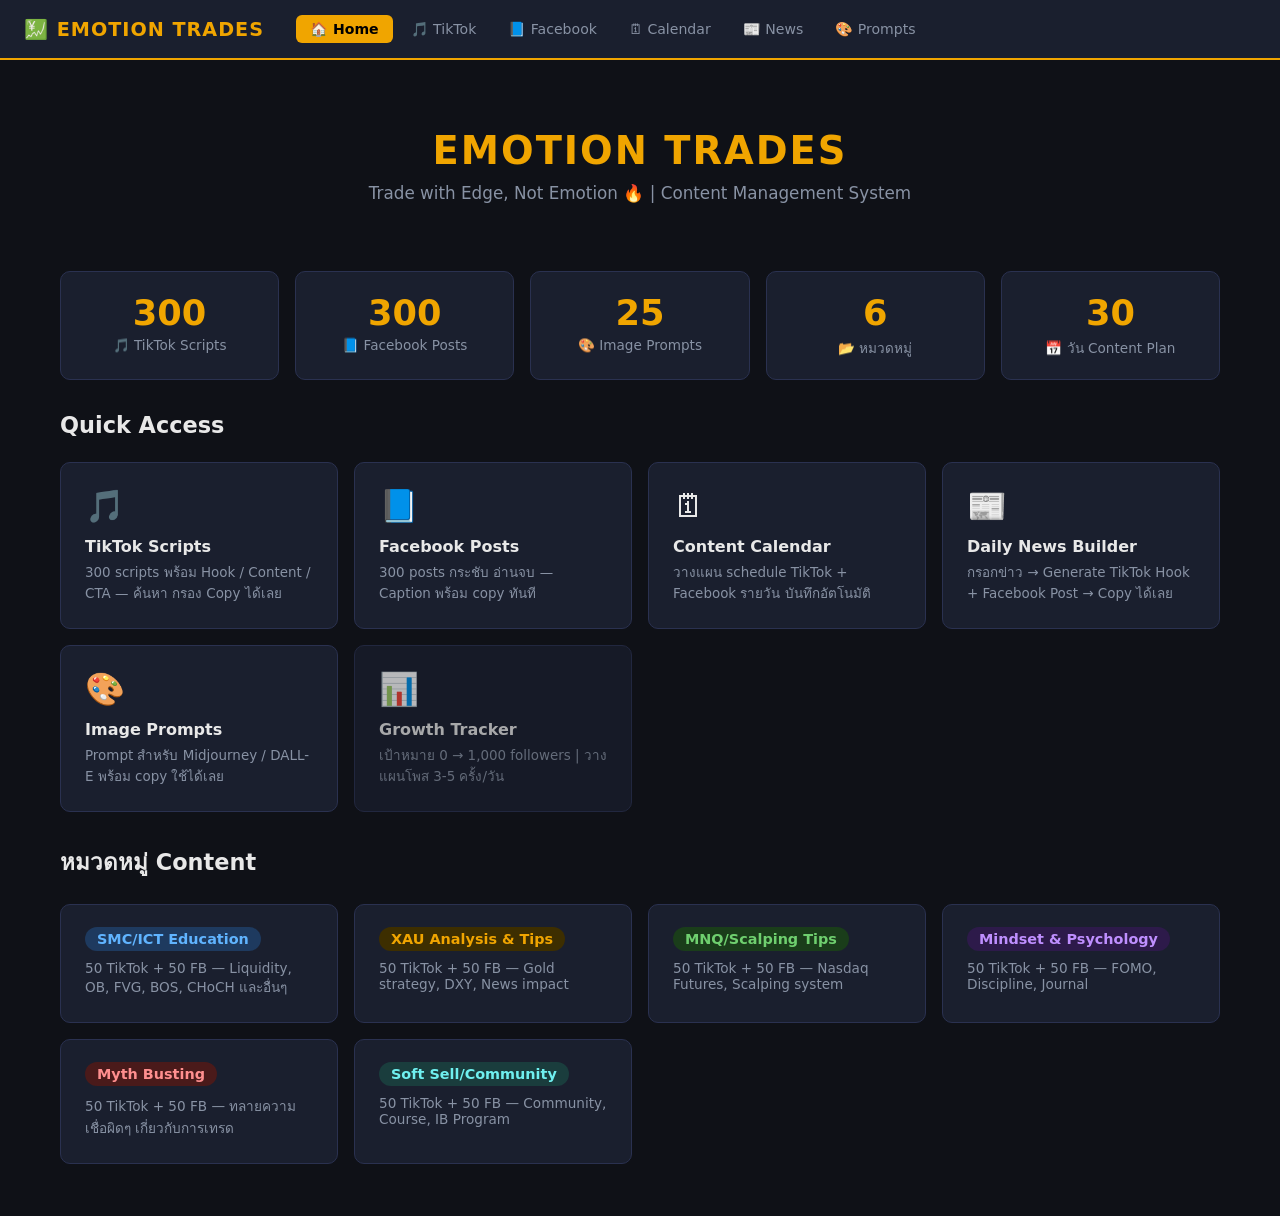
<file: index.html>
<!DOCTYPE html>
<html lang="th">
<head>
<meta charset="UTF-8">
<meta name="viewport" content="width=device-width,initial-scale=1">
<title>Emotion Trades — Dashboard</title>
<link rel="stylesheet" href="css/style.css">
</head>
<body>
<nav>
  <a href="index.html" class="nav-brand">💹 EMOTION TRADES</a>
  <div class="nav-links">
    <a href="index.html" class="active">🏠 Home</a>
    <a href="scripts.html">🎵 TikTok</a>
    <a href="facebook.html">📘 Facebook</a>
    <a href="calendar.html">🗓 Calendar</a>
    <a href="news.html">📰 News</a>
    <a href="prompts.html">🎨 Prompts</a>
  </div>
</nav>

<div class="container">
  <div class="hero">
    <h1>EMOTION TRADES</h1>
    <p>Trade with Edge, Not Emotion 🔥 | Content Management System</p>
  </div>

  <div class="stats">
    <div class="stat-card">
      <div class="stat-num">300</div>
      <div class="stat-label">🎵 TikTok Scripts</div>
    </div>
    <div class="stat-card">
      <div class="stat-num">300</div>
      <div class="stat-label">📘 Facebook Posts</div>
    </div>
    <div class="stat-card">
      <div class="stat-num">25</div>
      <div class="stat-label">🎨 Image Prompts</div>
    </div>
    <div class="stat-card">
      <div class="stat-num">6</div>
      <div class="stat-label">📂 หมวดหมู่</div>
    </div>
    <div class="stat-card">
      <div class="stat-num">30</div>
      <div class="stat-label">📅 วัน Content Plan</div>
    </div>
  </div>

  <div class="section-header" style="margin-top:32px">
    <h2>Quick Access</h2>
  </div>

  <div class="quick-grid">
    <a href="scripts.html" class="quick-card">
      <div class="icon">🎵</div>
      <h3>TikTok Scripts</h3>
      <p>300 scripts พร้อม Hook / Content / CTA — ค้นหา กรอง Copy ได้เลย</p>
    </a>
    <a href="facebook.html" class="quick-card">
      <div class="icon">📘</div>
      <h3>Facebook Posts</h3>
      <p>300 posts กระชับ อ่านจบ — Caption พร้อม copy ทันที</p>
    </a>
    <a href="calendar.html" class="quick-card">
      <div class="icon">🗓</div>
      <h3>Content Calendar</h3>
      <p>วางแผน schedule TikTok + Facebook รายวัน บันทึกอัตโนมัติ</p>
    </a>
    <a href="news.html" class="quick-card">
      <div class="icon">📰</div>
      <h3>Daily News Builder</h3>
      <p>กรอกข่าว → Generate TikTok Hook + Facebook Post → Copy ได้เลย</p>
    </a>
    <a href="prompts.html" class="quick-card">
      <div class="icon">🎨</div>
      <h3>Image Prompts</h3>
      <p>Prompt สำหรับ Midjourney / DALL-E พร้อม copy ใช้ได้เลย</p>
    </a>
    <div class="quick-card" style="cursor:default;opacity:.7">
      <div class="icon">📊</div>
      <h3>Growth Tracker</h3>
      <p>เป้าหมาย 0 → 1,000 followers | วางแผนโพส 3-5 ครั้ง/วัน</p>
    </div>
  </div>

  <div class="section-header" style="margin-top:32px">
    <h2>หมวดหมู่ Content</h2>
  </div>
  <div class="quick-grid">
    <div class="quick-card" style="cursor:default">
      <span class="cat-badge cat-SMC" style="font-size:.9rem;padding:4px 12px">SMC/ICT Education</span>
      <p style="margin-top:12px;font-size:.85rem;color:var(--muted)">50 TikTok + 50 FB — Liquidity, OB, FVG, BOS, CHoCH และอื่นๆ</p>
    </div>
    <div class="quick-card" style="cursor:default">
      <span class="cat-badge cat-XAU" style="font-size:.9rem;padding:4px 12px">XAU Analysis & Tips</span>
      <p style="margin-top:12px;font-size:.85rem;color:var(--muted)">50 TikTok + 50 FB — Gold strategy, DXY, News impact</p>
    </div>
    <div class="quick-card" style="cursor:default">
      <span class="cat-badge cat-MNQ" style="font-size:.9rem;padding:4px 12px">MNQ/Scalping Tips</span>
      <p style="margin-top:12px;font-size:.85rem;color:var(--muted)">50 TikTok + 50 FB — Nasdaq Futures, Scalping system</p>
    </div>
    <div class="quick-card" style="cursor:default">
      <span class="cat-badge cat-Mindset" style="font-size:.9rem;padding:4px 12px">Mindset & Psychology</span>
      <p style="margin-top:12px;font-size:.85rem;color:var(--muted)">50 TikTok + 50 FB — FOMO, Discipline, Journal</p>
    </div>
    <div class="quick-card" style="cursor:default">
      <span class="cat-badge cat-Myth" style="font-size:.9rem;padding:4px 12px">Myth Busting</span>
      <p style="margin-top:12px;font-size:.85rem;color:var(--muted)">50 TikTok + 50 FB — ทลายความเชื่อผิดๆ เกี่ยวกับการเทรด</p>
    </div>
    <div class="quick-card" style="cursor:default">
      <span class="cat-badge cat-Soft" style="font-size:.9rem;padding:4px 12px">Soft Sell/Community</span>
      <p style="margin-top:12px;font-size:.85rem;color:var(--muted)">50 TikTok + 50 FB — Community, Course, IB Program</p>
    </div>
  </div>
</div>
<script src="js/app.js"></script>
</body>
</html>
</file>
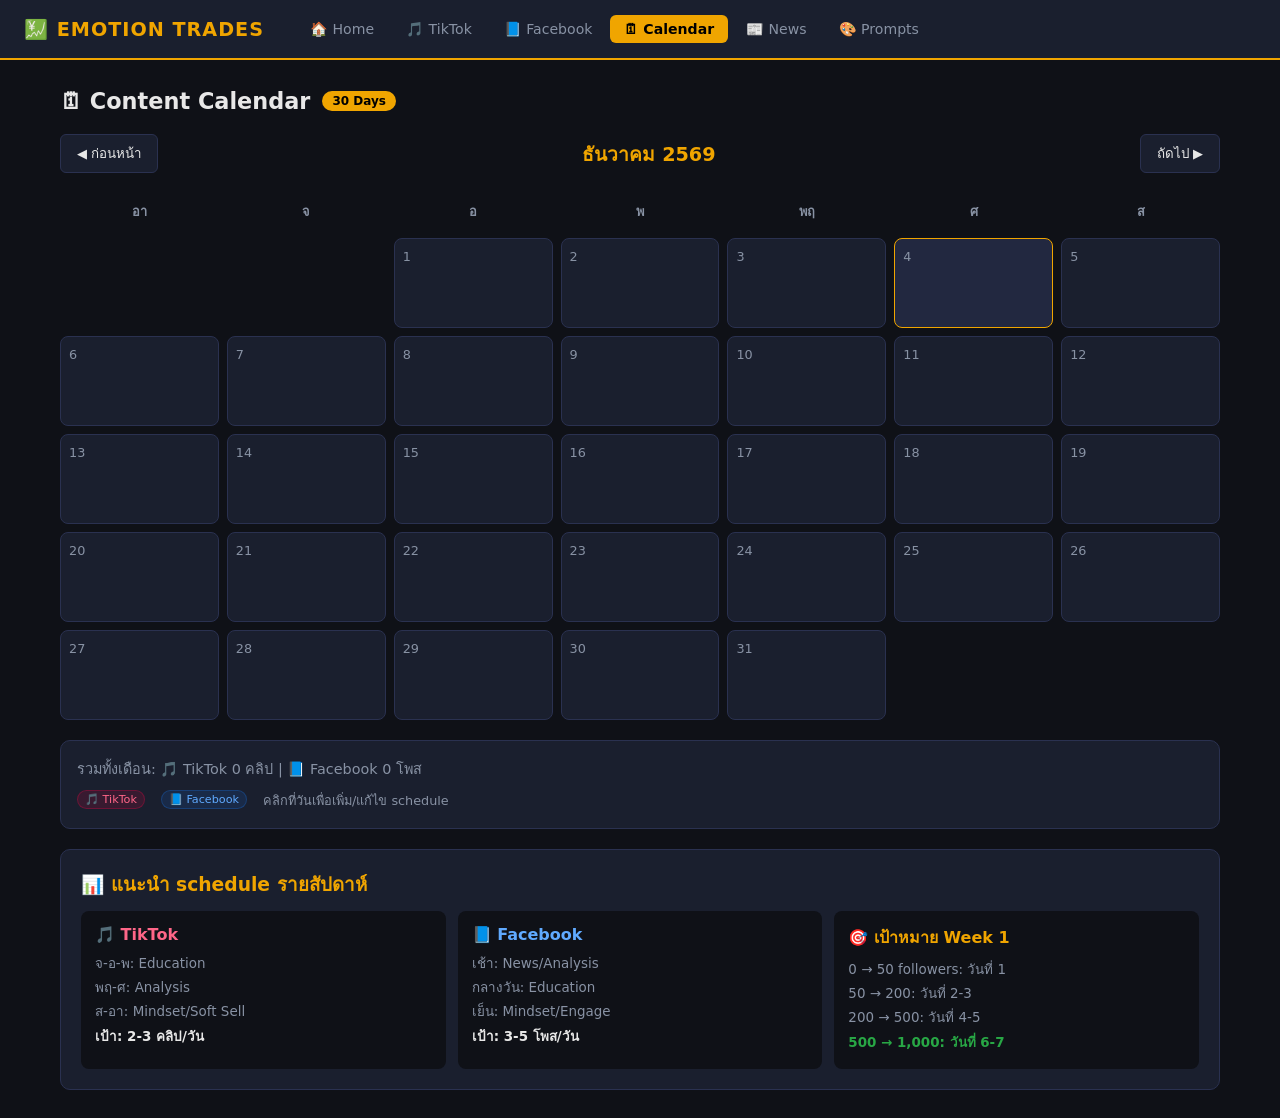
<file: calendar.html>
<!DOCTYPE html>
<html lang="th">
<head>
<meta charset="UTF-8">
<meta name="viewport" content="width=device-width,initial-scale=1">
<title>Content Calendar — Emotion Trades</title>
<link rel="stylesheet" href="css/style.css">
</head>
<body data-page="calendar">
<nav>
  <a href="index.html" class="nav-brand">💹 EMOTION TRADES</a>
  <div class="nav-links">
    <a href="index.html">🏠 Home</a>
    <a href="scripts.html">🎵 TikTok</a>
    <a href="facebook.html">📘 Facebook</a>
    <a href="calendar.html" class="active">🗓 Calendar</a>
    <a href="news.html">📰 News</a>
    <a href="prompts.html">🎨 Prompts</a>
  </div>
</nav>
<div class="container">
  <div class="section-header">
    <h2>🗓 Content Calendar</h2>
    <span class="badge">30 Days</span>
  </div>

  <div class="cal-header">
    <button class="cal-nav" id="prev-month">◀ ก่อนหน้า</button>
    <h3 id="cal-title" style="color:var(--gold);font-size:1.2rem"></h3>
    <button class="cal-nav" id="next-month">ถัดไป ▶</button>
  </div>

  <div id="cal-grid" class="cal-grid"></div>

  <div style="margin-top:20px;background:var(--card);border:1px solid var(--border);border-radius:var(--radius);padding:16px">
    <div id="cal-summary" style="color:var(--muted);font-size:.9rem"></div>
    <div style="margin-top:10px;display:flex;gap:16px;flex-wrap:wrap">
      <span class="day-chip chip-tiktok">🎵 TikTok</span>
      <span class="day-chip chip-fb">📘 Facebook</span>
      <span style="font-size:.8rem;color:var(--muted)">คลิกที่วันเพื่อเพิ่ม/แก้ไข schedule</span>
    </div>
  </div>

  <div style="margin-top:20px;background:var(--card);border:1px solid var(--border);border-radius:var(--radius);padding:20px">
    <h3 style="color:var(--gold);margin-bottom:12px">📊 แนะนำ schedule รายสัปดาห์</h3>
    <div style="display:grid;grid-template-columns:repeat(auto-fit,minmax(200px,1fr));gap:12px">
      <div style="background:var(--bg);border-radius:8px;padding:14px">
        <div style="color:#ff6688;font-weight:700;margin-bottom:8px">🎵 TikTok</div>
        <div style="font-size:.84rem;color:var(--muted);line-height:1.8">
          จ-อ-พ: Education<br>
          พฤ-ศ: Analysis<br>
          ส-อา: Mindset/Soft Sell<br>
          <strong style="color:var(--text)">เป้า: 2-3 คลิป/วัน</strong>
        </div>
      </div>
      <div style="background:var(--bg);border-radius:8px;padding:14px">
        <div style="color:#60aaff;font-weight:700;margin-bottom:8px">📘 Facebook</div>
        <div style="font-size:.84rem;color:var(--muted);line-height:1.8">
          เช้า: News/Analysis<br>
          กลางวัน: Education<br>
          เย็น: Mindset/Engage<br>
          <strong style="color:var(--text)">เป้า: 3-5 โพส/วัน</strong>
        </div>
      </div>
      <div style="background:var(--bg);border-radius:8px;padding:14px">
        <div style="color:var(--gold);font-weight:700;margin-bottom:8px">🎯 เป้าหมาย Week 1</div>
        <div style="font-size:.84rem;color:var(--muted);line-height:1.8">
          0 → 50 followers: วันที่ 1<br>
          50 → 200: วันที่ 2-3<br>
          200 → 500: วันที่ 4-5<br>
          <strong style="color:var(--green)">500 → 1,000: วันที่ 6-7</strong>
        </div>
      </div>
    </div>
  </div>
</div>
<script src="js/app.js"></script>
</body>
</html>
</file>
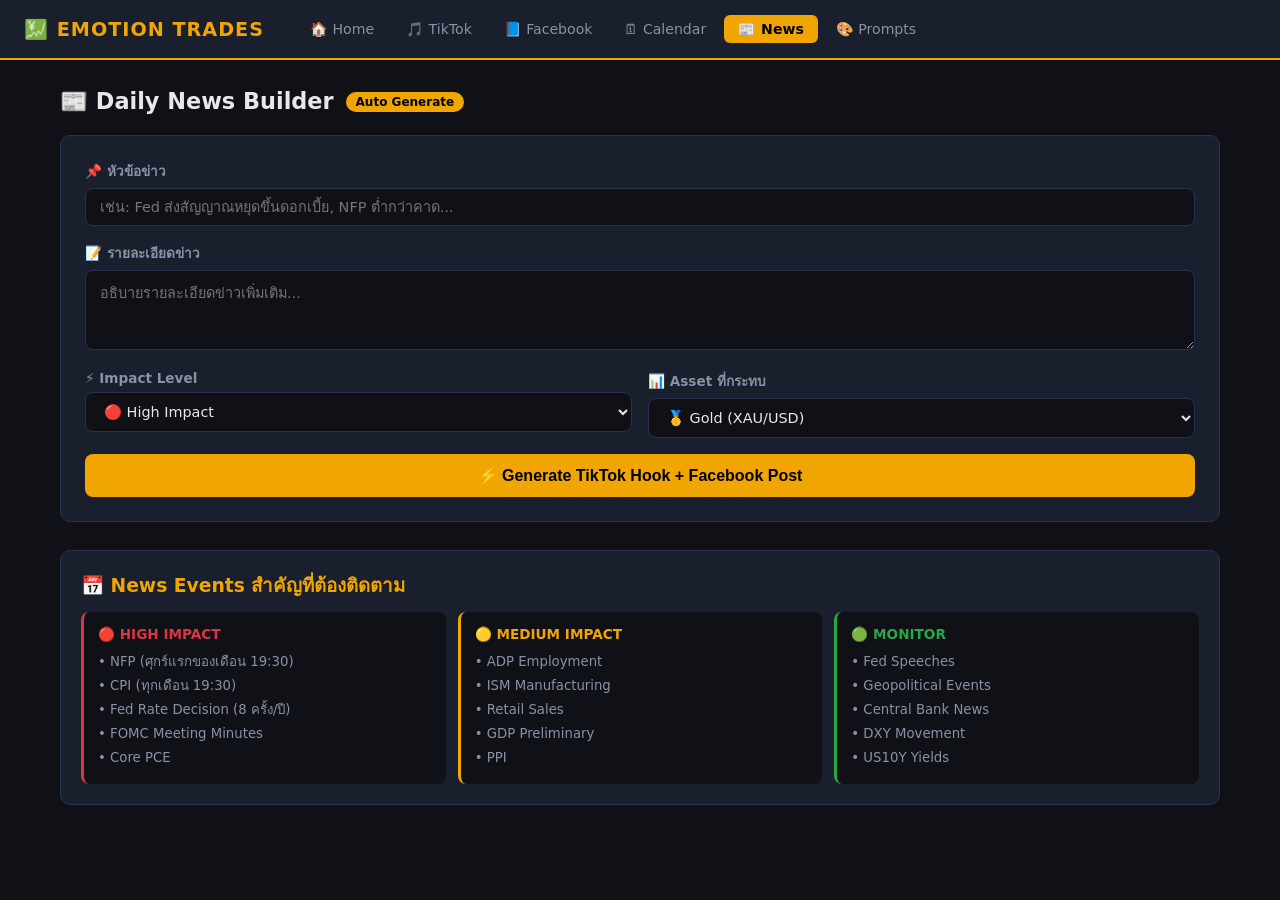
<file: news.html>
<!DOCTYPE html>
<html lang="th">
<head>
<meta charset="UTF-8">
<meta name="viewport" content="width=device-width,initial-scale=1">
<title>Daily News Builder — Emotion Trades</title>
<link rel="stylesheet" href="css/style.css">
</head>
<body data-page="news">
<nav>
  <a href="index.html" class="nav-brand">💹 EMOTION TRADES</a>
  <div class="nav-links">
    <a href="index.html">🏠 Home</a>
    <a href="scripts.html">🎵 TikTok</a>
    <a href="facebook.html">📘 Facebook</a>
    <a href="calendar.html">🗓 Calendar</a>
    <a href="news.html" class="active">📰 News</a>
    <a href="prompts.html">🎨 Prompts</a>
  </div>
</nav>
<div class="container">
  <div class="section-header">
    <h2>📰 Daily News Builder</h2>
    <span class="badge">Auto Generate</span>
  </div>

  <div class="news-form">
    <div class="form-group">
      <label class="form-label">📌 หัวข้อข่าว</label>
      <input type="text" id="news-headline" class="form-input" placeholder="เช่น: Fed ส่งสัญญาณหยุดขึ้นดอกเบี้ย, NFP ต่ำกว่าคาด...">
    </div>
    <div class="form-group">
      <label class="form-label">📝 รายละเอียดข่าว</label>
      <textarea id="news-detail" class="form-textarea" placeholder="อธิบายรายละเอียดข่าวเพิ่มเติม..."></textarea>
    </div>
    <div style="display:grid;grid-template-columns:1fr 1fr;gap:16px">
      <div class="form-group">
        <label class="form-label">⚡ Impact Level</label>
        <select id="news-impact" class="form-select">
          <option value="High">🔴 High Impact</option>
          <option value="Medium">🟡 Medium Impact</option>
          <option value="Low">🟢 Low Impact</option>
        </select>
      </div>
      <div class="form-group">
        <label class="form-label">📊 Asset ที่กระทบ</label>
        <select id="news-asset" class="form-select">
          <option value="XAU">🥇 Gold (XAU/USD)</option>
          <option value="MNQ">📈 Nasdaq (MNQ)</option>
          <option value="DXY">💵 Dollar (DXY)</option>
          <option value="ALL">🌐 ทุก Asset</option>
        </select>
      </div>
    </div>
    <button class="btn-generate" id="generate-btn">⚡ Generate TikTok Hook + Facebook Post</button>
  </div>

  <div id="output-section" class="output-section" style="display:none">
    <h3 style="color:var(--gold);margin-bottom:16px">✅ Content ที่ Generate ได้</h3>

    <div class="output-block">
      <div class="output-label">🎵 TikTok Hook (3 วินาทีแรก)</div>
      <div class="output-text" id="output-tiktok-hook"></div>
      <button class="btn-copy" style="margin-top:8px;max-width:200px" onclick="copyText(document.getElementById('output-tiktok-hook').textContent,this)">📋 Copy Hook</button>
    </div>

    <div class="output-block">
      <div class="output-label">🎵 TikTok Script เต็ม</div>
      <div class="output-text" id="output-tiktok"></div>
      <button class="btn-copy" style="margin-top:8px;max-width:200px" onclick="copyText(document.getElementById('output-tiktok').textContent,this)">📋 Copy Full Script</button>
    </div>

    <div class="output-block">
      <div class="output-label">📘 Facebook Post</div>
      <div class="output-text" id="output-fb"></div>
      <button class="btn-copy" style="margin-top:8px;max-width:200px" onclick="copyText(document.getElementById('output-fb').textContent,this)">📋 Copy FB Post</button>
    </div>
  </div>

  <div style="margin-top:28px;background:var(--card);border:1px solid var(--border);border-radius:var(--radius);padding:20px">
    <h3 style="color:var(--gold);margin-bottom:12px">📅 News Events สำคัญที่ต้องติดตาม</h3>
    <div style="display:grid;grid-template-columns:repeat(auto-fit,minmax(200px,1fr));gap:12px">
      <div style="background:var(--bg);border-left:3px solid var(--red);border-radius:8px;padding:14px">
        <div style="color:var(--red);font-weight:700;font-size:.85rem">🔴 HIGH IMPACT</div>
        <div style="font-size:.83rem;color:var(--muted);margin-top:8px;line-height:1.8">
          • NFP (ศุกร์แรกของเดือน 19:30)<br>
          • CPI (ทุกเดือน 19:30)<br>
          • Fed Rate Decision (8 ครั้ง/ปี)<br>
          • FOMC Meeting Minutes<br>
          • Core PCE
        </div>
      </div>
      <div style="background:var(--bg);border-left:3px solid #f0a500;border-radius:8px;padding:14px">
        <div style="color:var(--gold);font-weight:700;font-size:.85rem">🟡 MEDIUM IMPACT</div>
        <div style="font-size:.83rem;color:var(--muted);margin-top:8px;line-height:1.8">
          • ADP Employment<br>
          • ISM Manufacturing<br>
          • Retail Sales<br>
          • GDP Preliminary<br>
          • PPI
        </div>
      </div>
      <div style="background:var(--bg);border-left:3px solid var(--green);border-radius:8px;padding:14px">
        <div style="color:var(--green);font-weight:700;font-size:.85rem">🟢 MONITOR</div>
        <div style="font-size:.83rem;color:var(--muted);margin-top:8px;line-height:1.8">
          • Fed Speeches<br>
          • Geopolitical Events<br>
          • Central Bank News<br>
          • DXY Movement<br>
          • US10Y Yields
        </div>
      </div>
    </div>
  </div>
</div>
<script src="js/app.js"></script>
</body>
</html>
</file>
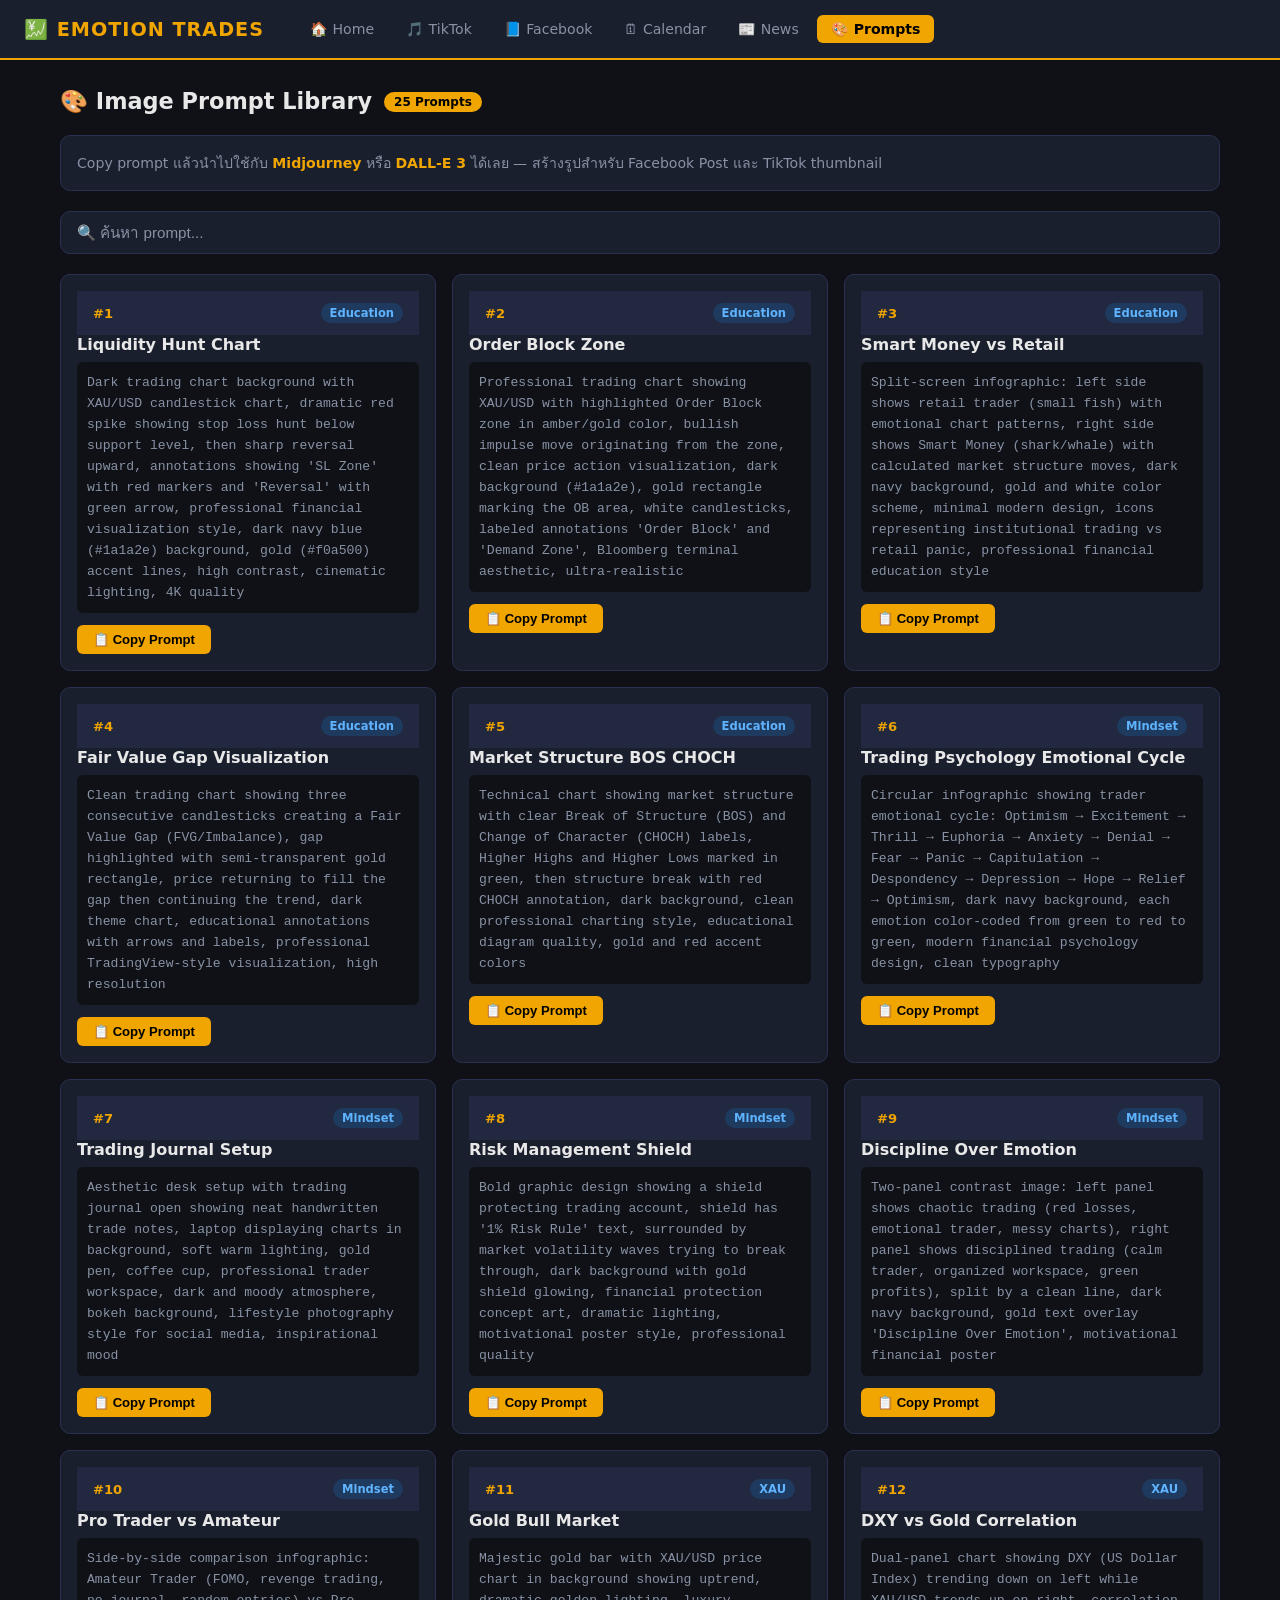
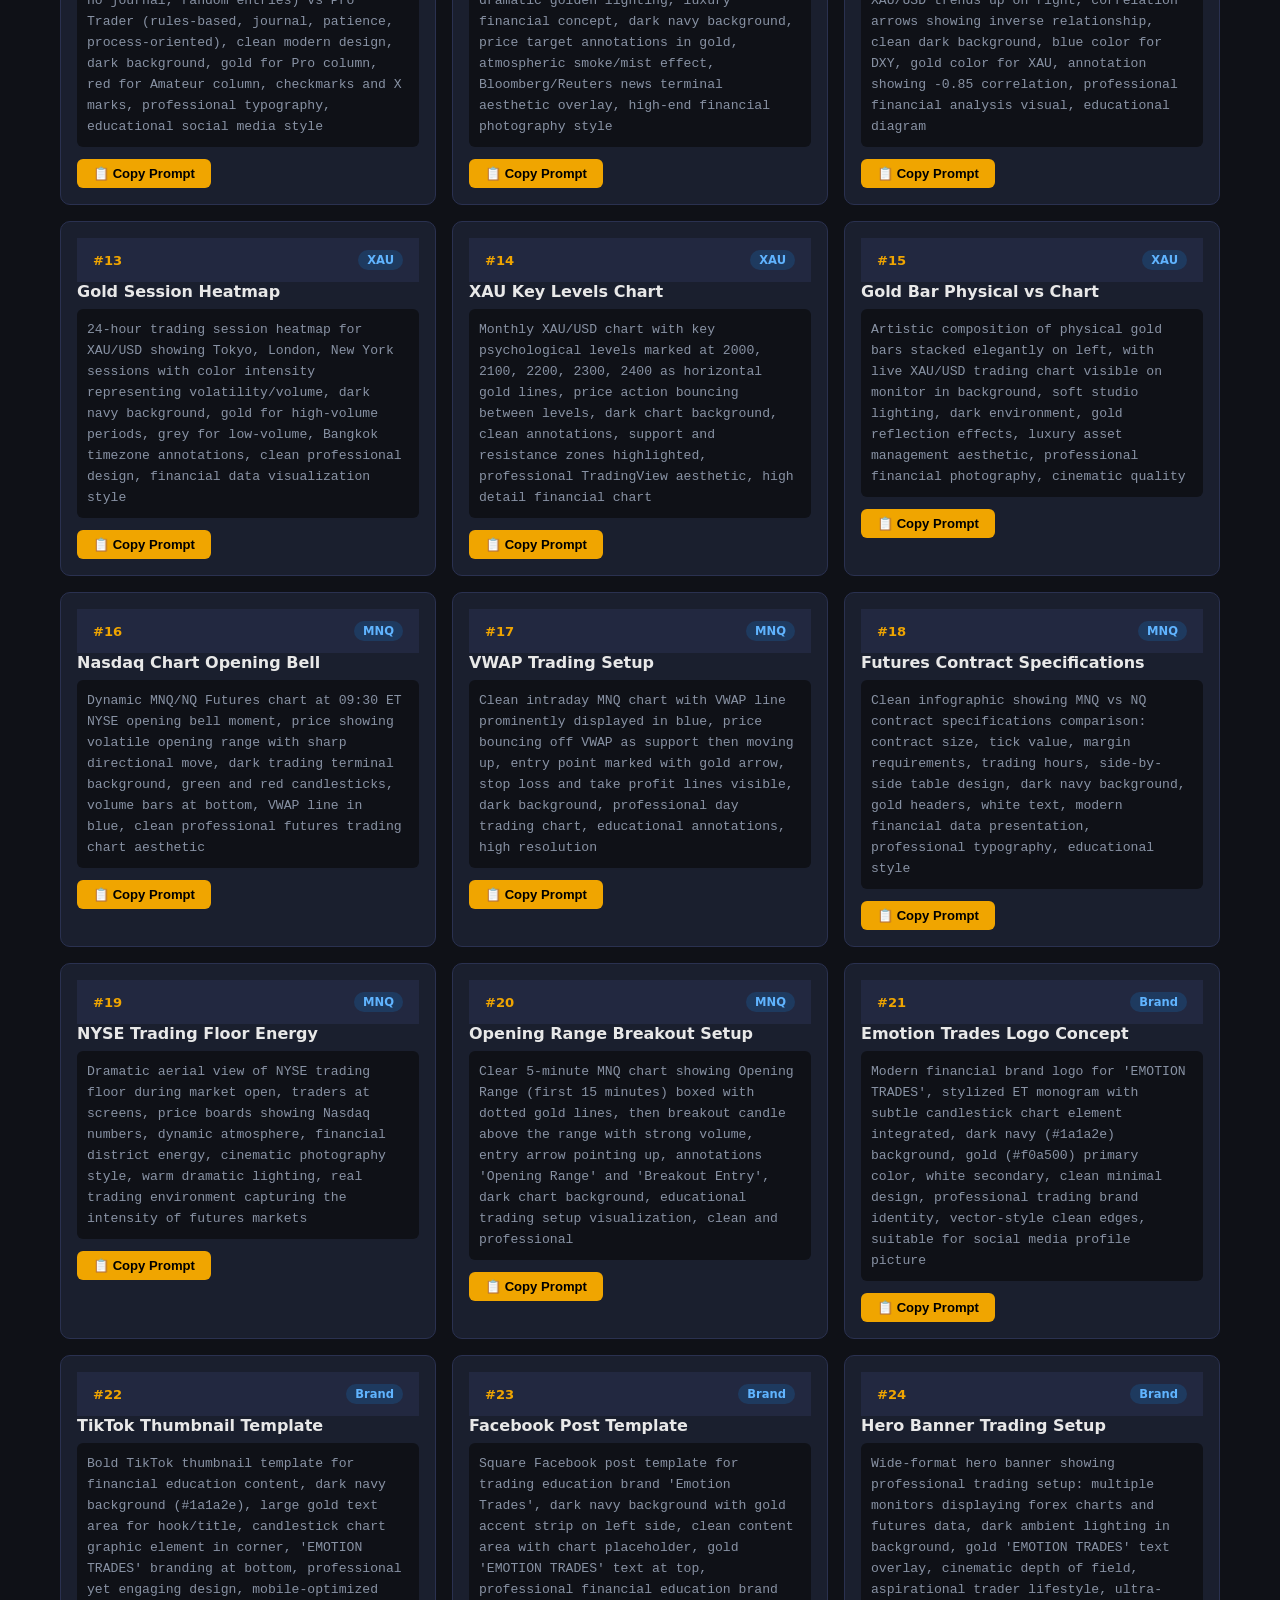
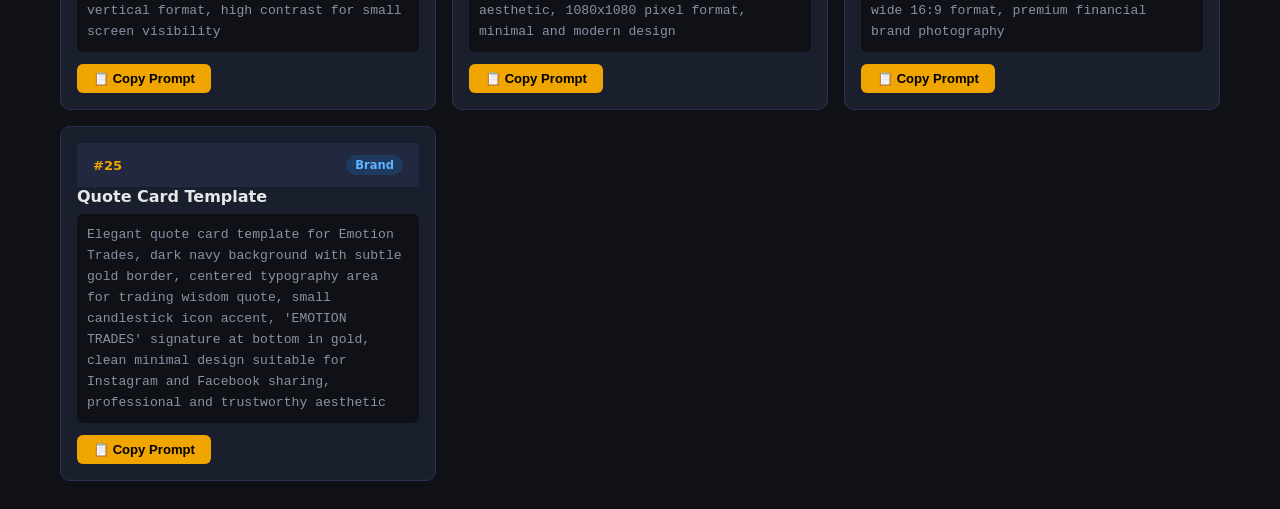
<file: prompts.html>
<!DOCTYPE html>
<html lang="th">
<head>
<meta charset="UTF-8">
<meta name="viewport" content="width=device-width,initial-scale=1">
<title>Image Prompts — Emotion Trades</title>
<link rel="stylesheet" href="css/style.css">
</head>
<body data-page="prompts">
<nav>
  <a href="index.html" class="nav-brand">💹 EMOTION TRADES</a>
  <div class="nav-links">
    <a href="index.html">🏠 Home</a>
    <a href="scripts.html">🎵 TikTok</a>
    <a href="facebook.html">📘 Facebook</a>
    <a href="calendar.html">🗓 Calendar</a>
    <a href="news.html">📰 News</a>
    <a href="prompts.html" class="active">🎨 Prompts</a>
  </div>
</nav>
<div class="container">
  <div class="section-header">
    <h2>🎨 Image Prompt Library</h2>
    <span class="badge">25 Prompts</span>
  </div>

  <div style="background:var(--card);border:1px solid var(--border);border-radius:var(--radius);padding:16px;margin-bottom:20px">
    <p style="color:var(--muted);font-size:.88rem">Copy prompt แล้วนำไปใช้กับ <strong style="color:var(--gold)">Midjourney</strong> หรือ <strong style="color:var(--gold)">DALL-E 3</strong> ได้เลย — สร้างรูปสำหรับ Facebook Post และ TikTok thumbnail</p>
  </div>

  <div class="search-wrap">
    <input type="search" id="search" class="search-input" placeholder="🔍 ค้นหา prompt...">
  </div>

  <div id="prompts-grid" class="cards-grid">
    <div class="empty"><div class="icon">⏳</div><p>กำลังโหลด...</p></div>
  </div>
</div>
<script src="js/app.js"></script>
</body>
</html>
</file>
<file: css/style.css>
/* Emotion Trades — Dark Theme */
:root {
  --bg: #0f1117;
  --card: #1a1f2e;
  --card2: #222840;
  --gold: #f0a500;
  --gold2: #ffc840;
  --text: #e8e8e8;
  --muted: #8892a4;
  --border: #2a3150;
  --green: #28a745;
  --red: #dc3545;
  --blue: #1877f2;
  --purple: #7b2fbe;
  --radius: 10px;
  --shadow: 0 4px 20px rgba(0,0,0,0.4);
}
* { margin:0; padding:0; box-sizing:border-box; }
body { background:var(--bg); color:var(--text); font-family:system-ui,-apple-system,sans-serif; min-height:100vh; }

/* NAV */
nav { background:var(--card); border-bottom:2px solid var(--gold); padding:0 24px; display:flex; align-items:center; height:60px; position:sticky; top:0; z-index:100; }
.nav-brand { font-size:1.2rem; font-weight:800; color:var(--gold); letter-spacing:1px; margin-right:32px; white-space:nowrap; text-decoration:none; }
.nav-links { display:flex; gap:4px; flex-wrap:wrap; }
.nav-links a { color:var(--muted); text-decoration:none; padding:6px 14px; border-radius:6px; font-size:.88rem; transition:all .2s; }
.nav-links a:hover, .nav-links a.active { background:var(--gold); color:#000; font-weight:700; }

/* CONTAINER */
.container { max-width:1200px; margin:0 auto; padding:28px 20px; }

/* HERO */
.hero { text-align:center; padding:40px 20px; }
.hero h1 { font-size:2.4rem; color:var(--gold); font-weight:900; letter-spacing:2px; }
.hero p { color:var(--muted); margin-top:10px; font-size:1.05rem; }

/* STATS */
.stats { display:grid; grid-template-columns:repeat(auto-fit,minmax(180px,1fr)); gap:16px; margin:28px 0; }
.stat-card { background:var(--card); border:1px solid var(--border); border-radius:var(--radius); padding:20px; text-align:center; transition:transform .2s; }
.stat-card:hover { transform:translateY(-3px); border-color:var(--gold); }
.stat-num { font-size:2.2rem; font-weight:900; color:var(--gold); }
.stat-label { color:var(--muted); font-size:.85rem; margin-top:4px; }

/* QUICK ACTIONS */
.quick-grid { display:grid; grid-template-columns:repeat(auto-fit,minmax(220px,1fr)); gap:16px; margin:24px 0; }
.quick-card { background:var(--card); border:1px solid var(--border); border-radius:var(--radius); padding:24px; text-decoration:none; color:var(--text); transition:all .2s; display:block; }
.quick-card:hover { border-color:var(--gold); background:var(--card2); transform:translateY(-2px); box-shadow:var(--shadow); }
.quick-card .icon { font-size:2rem; margin-bottom:12px; }
.quick-card h3 { font-size:1rem; font-weight:700; margin-bottom:6px; }
.quick-card p { color:var(--muted); font-size:.84rem; }

/* SECTION HEADER */
.section-header { display:flex; align-items:center; gap:12px; margin-bottom:20px; }
.section-header h2 { font-size:1.4rem; font-weight:800; }
.badge { background:var(--gold); color:#000; font-size:.75rem; font-weight:700; padding:3px 10px; border-radius:20px; }

/* FILTERS */
.filters { display:flex; gap:8px; flex-wrap:wrap; margin-bottom:20px; }
.filter-btn { background:var(--card); border:1px solid var(--border); color:var(--muted); padding:7px 16px; border-radius:20px; cursor:pointer; font-size:.85rem; transition:all .2s; }
.filter-btn:hover, .filter-btn.active { background:var(--gold); color:#000; border-color:var(--gold); font-weight:700; }

/* SEARCH */
.search-wrap { margin-bottom:20px; }
.search-input { width:100%; background:var(--card); border:1px solid var(--border); color:var(--text); padding:12px 16px; border-radius:var(--radius); font-size:.95rem; outline:none; transition:border .2s; }
.search-input:focus { border-color:var(--gold); }
.search-input::placeholder { color:var(--muted); }

/* CARDS GRID */
.cards-grid { display:grid; grid-template-columns:repeat(auto-fill,minmax(340px,1fr)); gap:16px; }

/* SCRIPT CARD */
.script-card { background:var(--card); border:1px solid var(--border); border-radius:var(--radius); overflow:hidden; transition:all .2s; }
.script-card:hover { border-color:var(--gold); box-shadow:var(--shadow); }
.card-header { display:flex; align-items:center; justify-content:space-between; padding:12px 16px; background:var(--card2); }
.card-num { color:var(--gold); font-weight:700; font-size:.82rem; }
.cat-badge { font-size:.72rem; padding:3px 9px; border-radius:12px; font-weight:700; }
.cat-SMC { background:#1e3a5f; color:#60b4ff; }
.cat-XAU { background:#3d2e00; color:var(--gold); }
.cat-MNQ { background:#1a3d1a; color:#6fcf6f; }
.cat-Mindset { background:#2d1a4a; color:#bf8fff; }
.cat-Myth { background:#4a1a1a; color:#ff8f8f; }
.cat-Soft { background:#1a3d3d; color:#6fefef; }
.card-title { padding:12px 16px 8px; font-weight:700; font-size:.95rem; line-height:1.4; }
.card-section { padding:6px 16px; }
.card-label { font-size:.72rem; font-weight:700; color:var(--gold); text-transform:uppercase; letter-spacing:.5px; margin-bottom:3px; }
.card-text { font-size:.85rem; color:var(--muted); line-height:1.5; }
.card-actions { padding:12px 16px; display:flex; gap:8px; }
.btn-copy { background:var(--gold); color:#000; border:none; padding:7px 16px; border-radius:6px; cursor:pointer; font-weight:700; font-size:.82rem; transition:all .2s; flex:1; }
.btn-copy:hover { background:var(--gold2); }
.btn-copy.copied { background:var(--green); color:#fff; }

/* POST CARD */
.post-card { background:var(--card); border:1px solid var(--border); border-radius:var(--radius); overflow:hidden; transition:all .2s; }
.post-card:hover { border-color:var(--blue); box-shadow:var(--shadow); }
.post-caption { padding:14px 16px; font-size:.88rem; line-height:1.7; color:var(--text); white-space:pre-wrap; max-height:180px; overflow:hidden; position:relative; }
.post-caption::after { content:''; position:absolute; bottom:0; left:0; right:0; height:40px; background:linear-gradient(transparent,var(--card)); }
.post-caption.expanded { max-height:none; }
.post-caption.expanded::after { display:none; }

/* CALENDAR */
.cal-header { display:flex; align-items:center; justify-content:space-between; margin-bottom:20px; }
.cal-nav { background:var(--card); border:1px solid var(--border); color:var(--text); padding:8px 16px; border-radius:6px; cursor:pointer; }
.cal-grid { display:grid; grid-template-columns:repeat(7,1fr); gap:8px; }
.cal-day-label { text-align:center; color:var(--muted); font-size:.8rem; font-weight:700; padding:8px 0; }
.cal-day { background:var(--card); border:1px solid var(--border); border-radius:8px; padding:10px 8px; min-height:90px; cursor:pointer; transition:all .2s; }
.cal-day:hover { border-color:var(--gold); }
.cal-day.has-content { border-color:var(--green); }
.cal-day.today { border-color:var(--gold); background:var(--card2); }
.day-num { font-size:.8rem; color:var(--muted); margin-bottom:6px; }
.day-chip { font-size:.7rem; padding:2px 7px; border-radius:10px; margin-bottom:3px; display:inline-block; }
.chip-tiktok { background:#ff004422; color:#ff6688; border:1px solid #ff004444; }
.chip-fb { background:#1877f222; color:#60aaff; border:1px solid #1877f244; }

/* NEWS BUILDER */
.news-form { background:var(--card); border:1px solid var(--border); border-radius:var(--radius); padding:24px; margin-bottom:24px; }
.form-group { margin-bottom:16px; }
.form-label { font-size:.85rem; color:var(--muted); margin-bottom:6px; display:block; font-weight:600; }
.form-input, .form-select, .form-textarea { width:100%; background:var(--bg); border:1px solid var(--border); color:var(--text); padding:10px 14px; border-radius:8px; font-size:.9rem; outline:none; transition:border .2s; font-family:inherit; }
.form-input:focus, .form-select:focus, .form-textarea:focus { border-color:var(--gold); }
.form-textarea { resize:vertical; min-height:80px; }
.form-select option { background:var(--card); }
.btn-generate { background:var(--gold); color:#000; border:none; padding:12px 28px; border-radius:8px; font-weight:800; font-size:1rem; cursor:pointer; width:100%; transition:all .2s; }
.btn-generate:hover { background:var(--gold2); }
.output-section { background:var(--card); border:1px solid var(--border); border-radius:var(--radius); padding:20px; }
.output-block { margin-bottom:20px; }
.output-label { font-size:.8rem; color:var(--gold); font-weight:700; text-transform:uppercase; margin-bottom:8px; }
.output-text { background:var(--bg); border:1px solid var(--border); border-radius:8px; padding:14px; font-size:.9rem; line-height:1.6; white-space:pre-wrap; }

/* PROMPT CARD */
.prompt-card { background:var(--card); border:1px solid var(--border); border-radius:var(--radius); padding:16px; transition:all .2s; }
.prompt-card:hover { border-color:var(--purple); }
.prompt-title { font-weight:700; margin-bottom:8px; }
.prompt-text { font-size:.82rem; color:var(--muted); line-height:1.6; margin-bottom:12px; font-family:monospace; background:var(--bg); padding:10px; border-radius:6px; }

/* EMPTY STATE */
.empty { text-align:center; padding:60px 20px; color:var(--muted); }
.empty .icon { font-size:3rem; margin-bottom:16px; }

/* COUNTER */
.result-count { color:var(--muted); font-size:.85rem; margin-bottom:16px; }

/* SCROLLBAR */
::-webkit-scrollbar { width:6px; }
::-webkit-scrollbar-track { background:var(--bg); }
::-webkit-scrollbar-thumb { background:var(--border); border-radius:3px; }
::-webkit-scrollbar-thumb:hover { background:var(--gold); }

/* RESPONSIVE */
@media(max-width:768px) {
  nav { padding:0 14px; }
  .nav-brand { font-size:1rem; margin-right:16px; }
  .nav-links a { padding:5px 10px; font-size:.8rem; }
  .hero h1 { font-size:1.6rem; }
  .cards-grid { grid-template-columns:1fr; }
  .cal-grid { gap:4px; }
  .cal-day { min-height:70px; padding:6px 4px; }
}
</file>
